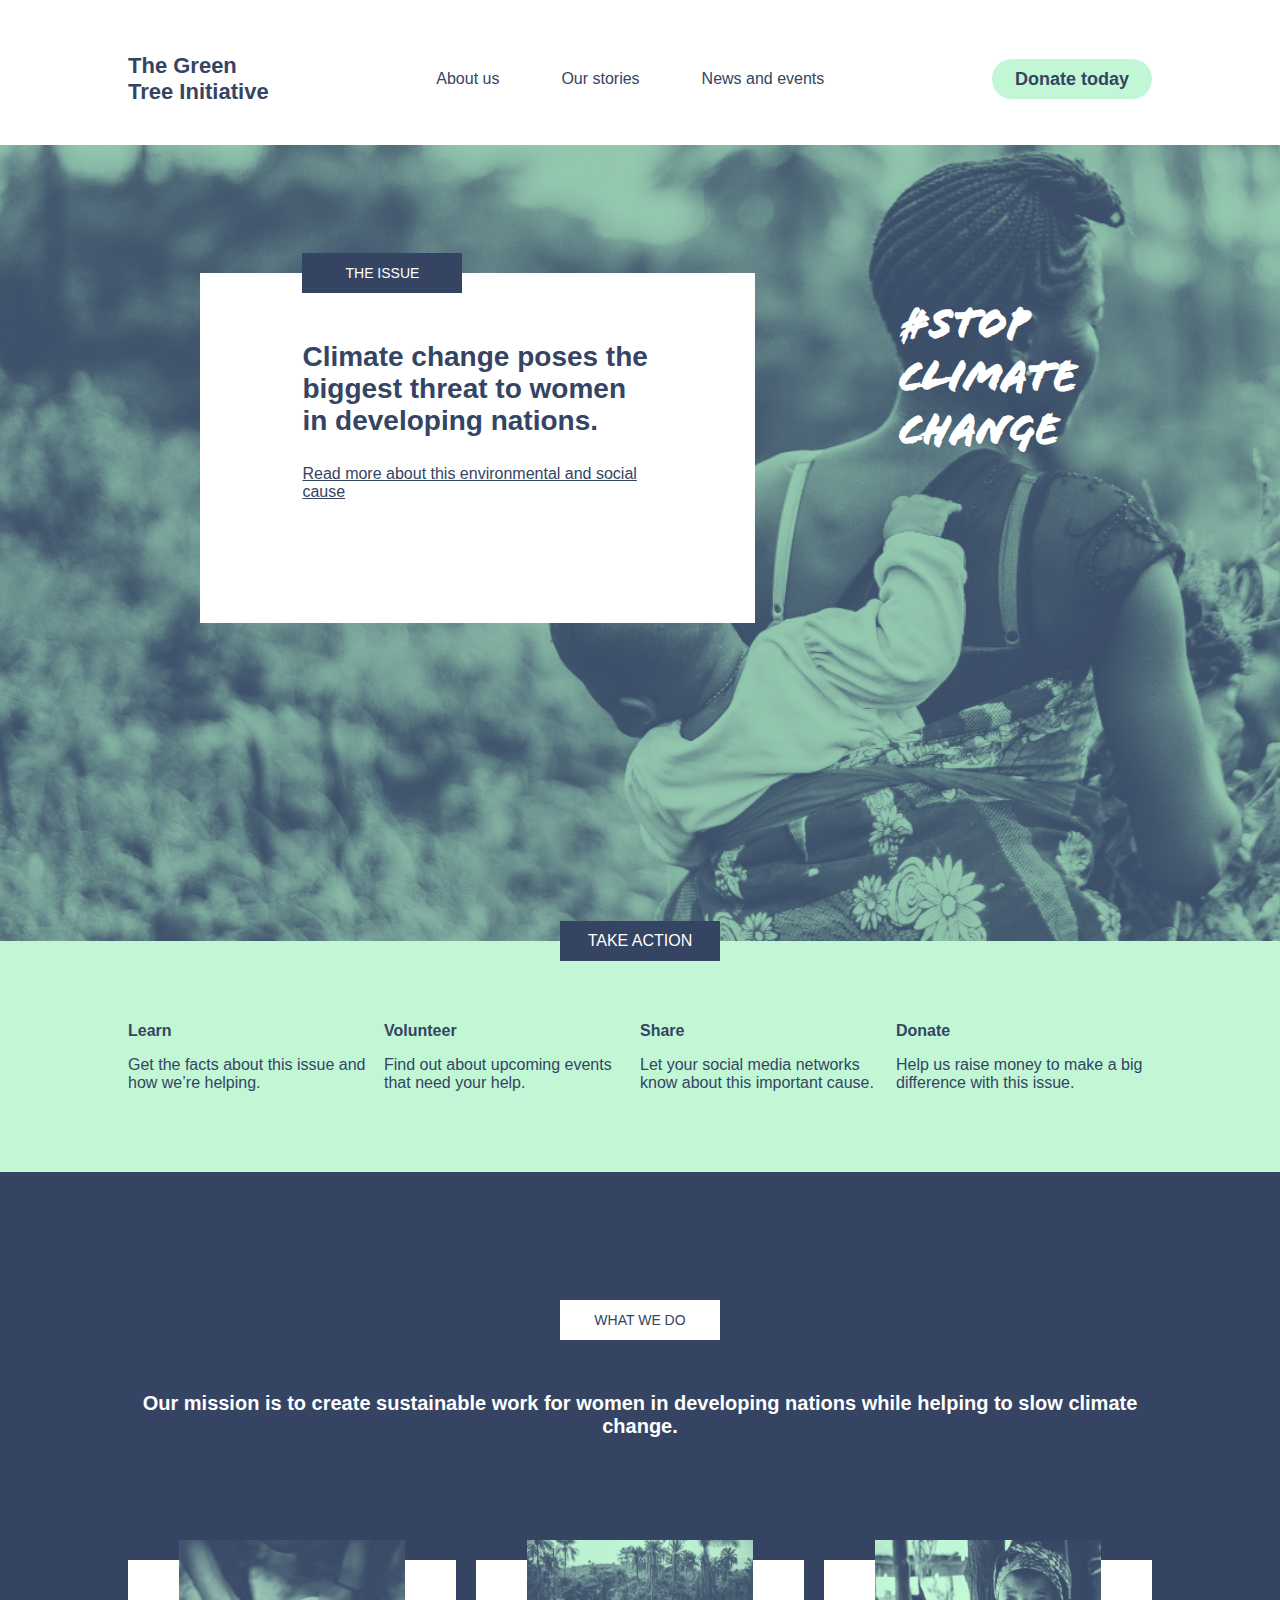
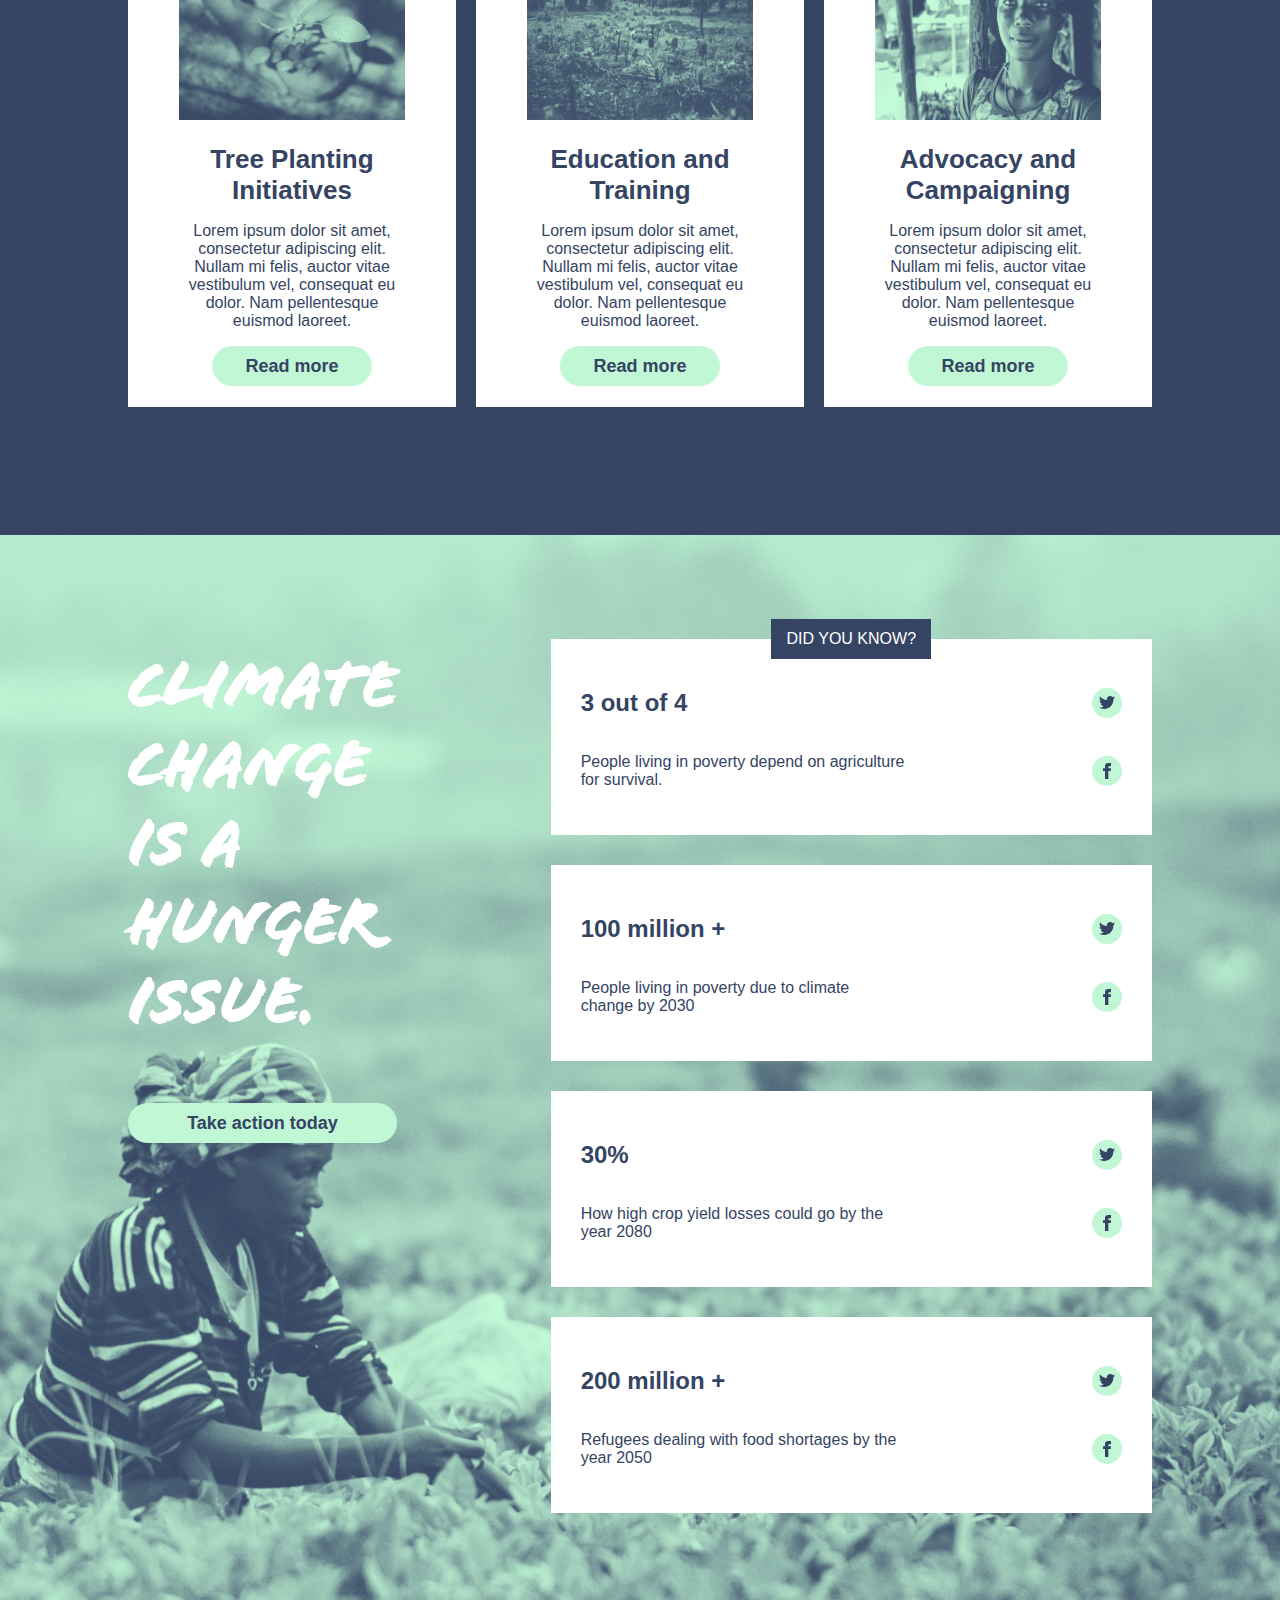
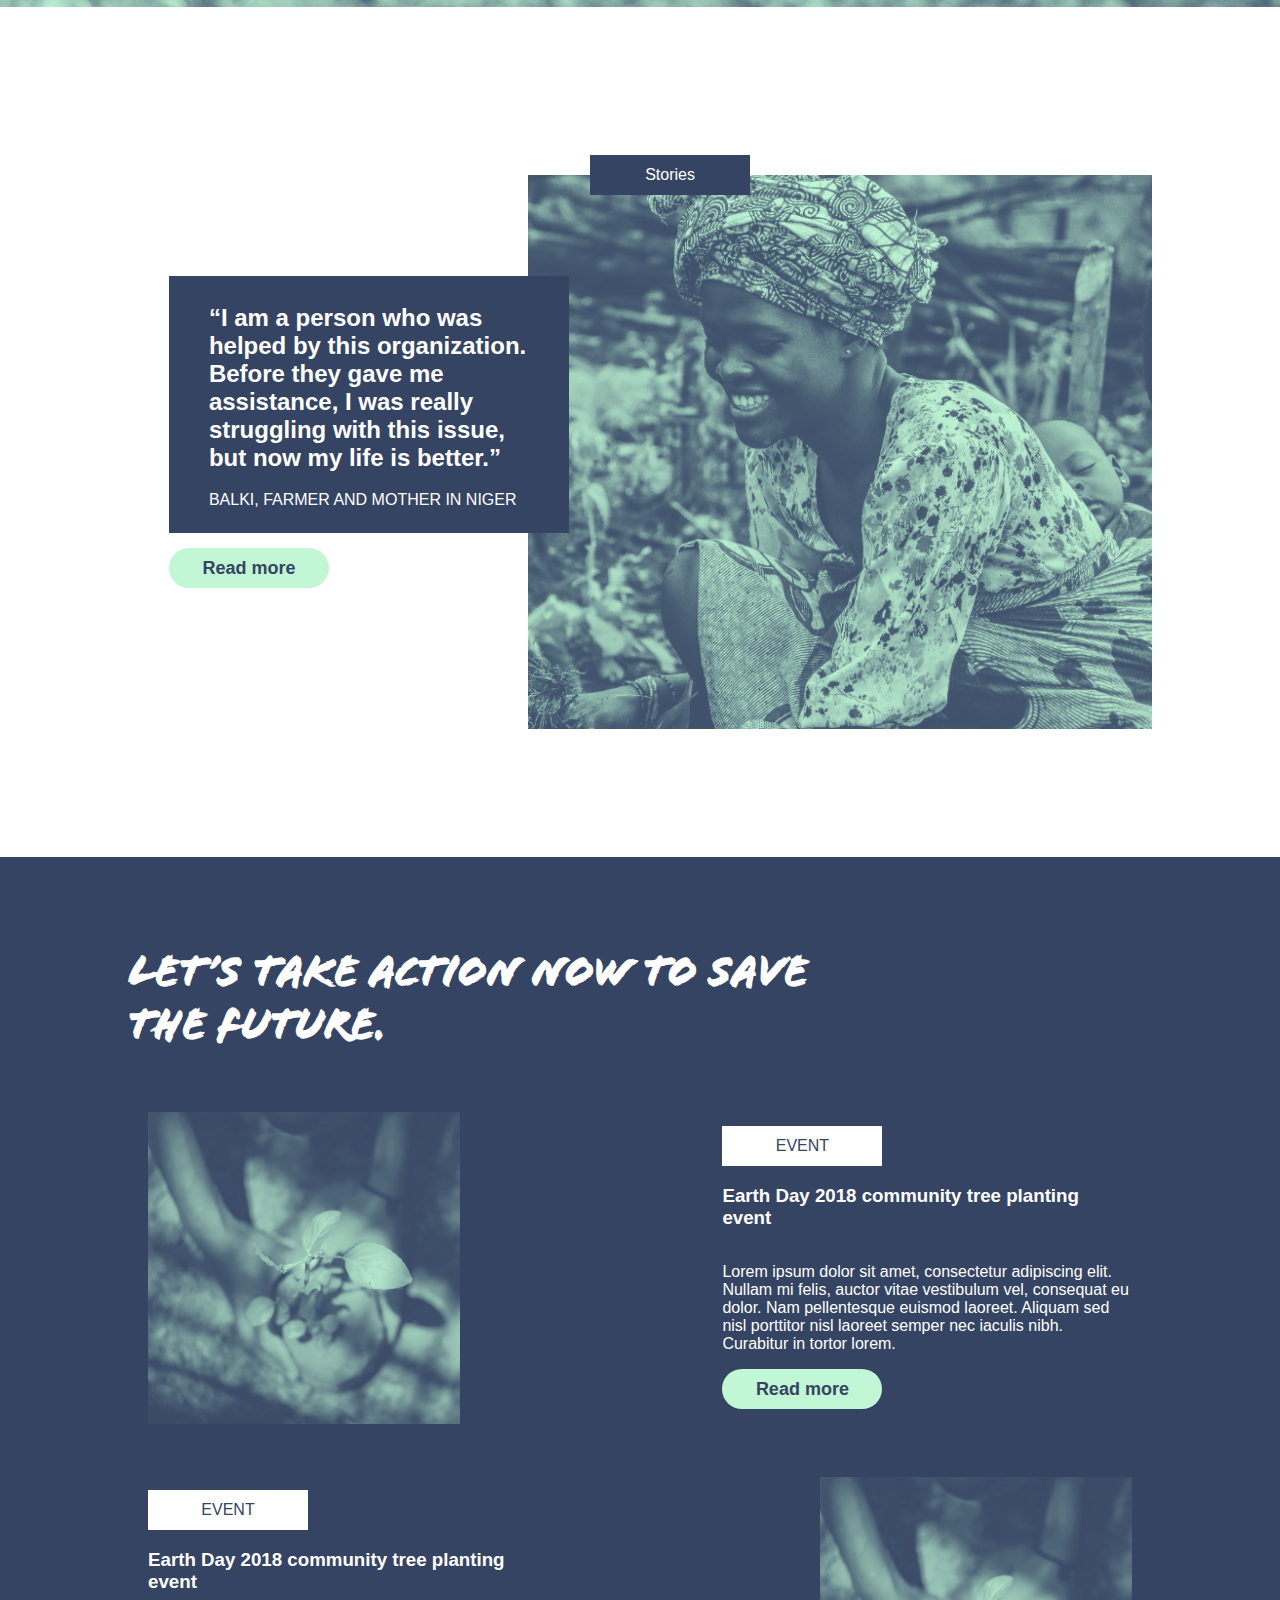
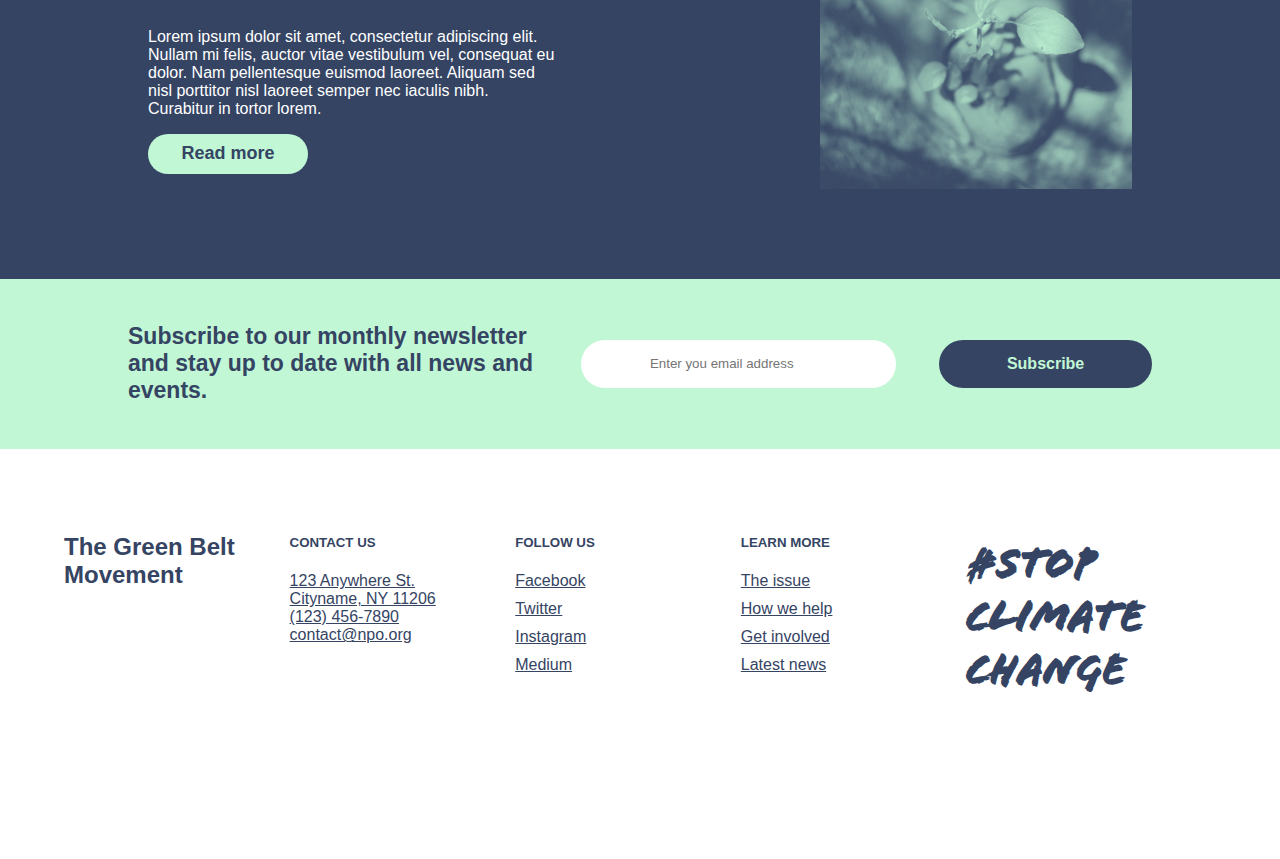
<file: index.html>
<!DOCTYPE html>
<html lang="en">

<head>
    <meta charset="UTF-8">
    <meta name="viewport" content="width=device-width, initial-scale=1.0">
    <link rel="stylesheet" href="style.css">
    <link rel="stylesheet" href="globalStyle.css">

    <title>Green Tree</title>

</head>

<body>

    <section class="header">
        <h1 class="title">The Green<br> Tree Initiative</h1>
        <div class="pages">
            <p><a href="./pages/about-us.html" style="text-decoration:none; color: #354463;">About us</a></p>
            <p><a href="#STORY" style="text-decoration:none; color: #354463;">Our stories</a></p>
            <p><a href="#EVENT" style="text-decoration:none; color: #354463;">News and events</a></p>
        </div>
        <div class="btn-green btn">
            <a style="text-decoration: none; color: #354463;" href="./pages/donation.html">Donate today</a>
        </div>
    </section>

    <section class="stop-container">
        <h1 class="title">
            #STOP CLIMATE CHANGE
        </h1>
        <div class="stop-content-container">
            <div class="btn-black stop-btn"> THE ISSUE</div>
            <p>Climate change poses the biggest threat to women in developing nations.</p>
            <div class="underline">Read more about this environmental and social cause</div>
        </div>
    </section>

    <section class="action-container">
        <div style="width: 100%; display: flex; position: relative; justify-content: center; margin-bottom: 4%;">
            <div class="btn-black take-action-btn"> TAKE ACTION</div>
        </div>
        <div class="actions">
            Learn
            <p>Get the facts about this issue and how we’re helping.</p>
        </div>
        <div class="actions">Volunteer
            <p>
                Find out about upcoming events that need your help.
            </p>
        </div>
        <div class="actions">
            Share
            <p>Let your social media networks know about this important cause.</p>
        </div>
        <div class="actions">
            Donate
            <p>Help us raise money to make a big difference with this issue.</p>
        </div>
    </section>


    <section class="mission-container">
        <div class="mission-btn">
            <div class="btn-white">
                WHAT WE DO
            </div>
        </div>
        <div class="mission-do-container">
            Our mission is to create sustainable work for women in developing nations while helping to slow climate
            change.
        </div>
        <div class="mission-list-flex">
            <div class="mission-list">
                <div class="mission-img">
                    <img src="assets/home/tree-planting.png" alt="tree tree-planting">
                </div>
                <h3>Tree Planting Initiatives</h3>
                <p>Lorem ipsum dolor sit amet, consectetur adipiscing elit. Nullam mi felis, auctor vitae vestibulum
                    vel, consequat eu dolor. Nam pellentesque euismod laoreet.</p>
                <div class="mission-btn-green">
                    <div class="btn-green">Read more</div>
                </div>
            </div>
            <div class="mission-list">
                <div class="mission-img">
                    <img src="assets/home/education-training.png" alt="tree tree-planting">
                </div>
                <h3>Education and Training</h3>
                <p>Lorem ipsum dolor sit amet, consectetur adipiscing elit. Nullam mi felis, auctor vitae vestibulum
                    vel, consequat eu dolor. Nam pellentesque euismod laoreet.</p>
                <div class="mission-btn-green">
                    <div class="btn-green">Read more</div>
                </div>
            </div>
            <div class="mission-list">
                <div class="mission-img">
                    <img src="assets/home/advocacy.png" alt="tree tree-planting">
                </div>
                <h3>Advocacy and Campaigning</h3>
                <p>Lorem ipsum dolor sit amet, consectetur adipiscing elit. Nullam mi felis, auctor vitae vestibulum
                    vel, consequat eu dolor. Nam pellentesque euismod laoreet.</p>
                <div class="mission-btn-green">
                    <div class="btn-green">Read more</div>
                </div>
            </div>
        </div>
    </section>

    <section class="issue-container">
        <div class="issue-heading">
            <h2>Climate change is a hunger issue.</h2>
            <div class="btn-green action-btn"> Take action today</div>
        </div>

        <div class="issue-list">
            <div class="flex-center">
                <div class="btn-black know-btn">DID YOU KNOW?</div>
            </div>
            <div class="issue">
                <h2>3 out of 4</h2>
                <div class="flex-center"
                    style="border-radius: 100%; width: 30px;height: 30px; background-color: #C1F7D5;">
                    <img src="assets/home/iconmonstr-twitter-1.png" alt="X">
                </div>

                <p style="width: 60%;">People living in poverty depend on agriculture for survival.</p>
                <div class="flex-center"
                    style="border-radius: 100%; width: 30px;height: 30px; background-color: #C1F7D5;">
                    <img src="assets/home/iconmonstr-facebook-1.png" alt="FB">
                </div>
            </div>


            <div class="issue">
                <h2>100 million +</h2>
                <div class="flex-center"
                    style="border-radius: 100%; width: 30px;height: 30px; background-color: #C1F7D5;">
                    <img src="assets/home/iconmonstr-twitter-1.png" alt="X">
                </div>

                <p style="width: 60%;">People living in poverty due to climate change by 2030</p>
                <div class="flex-center"
                    style="border-radius: 100%; width: 30px;height: 30px; background-color: #C1F7D5;">
                    <img src="assets/home/iconmonstr-facebook-1.png" alt="FB">
                </div>
            </div>

            <div class="issue">
                <h2>30%</h2>
                <div class="flex-center"
                    style="border-radius: 100%; width: 30px;height: 30px; background-color: #C1F7D5;">
                    <img src="assets/home/iconmonstr-twitter-1.png" alt="X">
                </div>

                <p style="width: 60%;">How high crop yield losses could go by the year 2080</p>
                <div class="flex-center"
                    style="border-radius: 100%; width: 30px;height: 30px; background-color: #C1F7D5;">
                    <img src="assets/home/iconmonstr-facebook-1.png" alt="FB">
                </div>
            </div>


            <div class="issue">
                <h2>200 million +</h2>
                <div class="flex-center"
                    style="border-radius: 100%; width: 30px;height: 30px; background-color: #C1F7D5;">
                    <img src="assets/home/iconmonstr-twitter-1.png" alt="X">
                </div>

                <p style="width: 60%;">Refugees dealing with food shortages by the year 2050</p>
                <div class="flex-center"
                    style="border-radius: 100%; width: 30px;height: 30px; background-color: #C1F7D5;">
                    <img src="assets/home/iconmonstr-facebook-1.png" alt="FB">
                </div>
            </div>

        </div>
    </section>

    <section id="STORY" class="story-container">
        <div class="person-1">
            <div class="btn-black">Stories</div>
            <img src="assets/home/lady-baby.png" alt="lady-baby">
        </div>
        <div class="story">
            <div style="background-color: #354463;; color: white ; padding: 2% 10%;">
                <h2>“I am a person who was helped by this organization. Before they gave me assistance, I was really
                    struggling with this issue, but now my life is better.”</h2>
                <p>BALKI, FARMER AND MOTHER IN NIGER</p>
            </div>
            <div class="btn-green" style="width: 25%;">Read more</div>
        </div>
    </section>


    <section id="EVENT" class="event-container">
        <h1>LET’S Take action now to save the future.</h1>
        <div class="event-list-container">
            <div class="event-img event-img-1">
                <div class="btn-white">EVENT</div>
                <img src="assets/home/tree-planting.png" alt="tree planting">
            </div>
            <div class="event-img-detail">
                <div class="btn-white">EVENT</div>
                <h3>Earth Day 2018 community tree planting event</h3>
                <p>Lorem ipsum dolor sit amet, consectetur adipiscing elit. Nullam mi felis, auctor vitae vestibulum
                    vel, consequat eu dolor. Nam pellentesque euismod laoreet. Aliquam sed nisl porttitor nisl laoreet
                    semper nec iaculis nibh. Curabitur in tortor lorem.</p>
                <div class="btn-green">Read more</div>
            </div>

            <div class="event-img event-img-2">
                <div class="btn-white">LATEST NEWS</div>
                <img src="assets/home/tree-planting.png" alt="tree planting">
            </div>
            <div class="event-img-detail">
                <div class="btn-white">EVENT</div>

                <h3>Earth Day 2018 community tree planting event</h3>
                <p>Lorem ipsum dolor sit amet, consectetur adipiscing elit. Nullam mi felis, auctor vitae vestibulum
                    vel, consequat eu dolor. Nam pellentesque euismod laoreet. Aliquam sed nisl porttitor nisl laoreet
                    semper nec iaculis nibh. Curabitur in tortor lorem.</p>
                <div class="btn-green">Read more</div>
            </div>
        </div>
    </section>

    <section class="subscribe-container">
        <h2>Subscribe to our monthly newsletter and stay up to date with all news and events.</h2>
        <div class="input-div flex-center">
            <input type="text" placeholder="Enter you email address">
        </div>
        <div class="btn-black">
            Subscribe
        </div>



    </section>
    <section class="footer" style="padding: 5% 10% 10% 5%">
        <h2>The Green Belt Movement</h2>
        <div class="footer-contact">
            <h5>CONTACT US</h5>
            <hr>
            <p>123 Anywhere St. Cityname, NY 11206 (123) 456-7890 contact@npo.org</p>
        </div>

        <div class="footer-contact">
            <h5>FOLLOW US</h5>
            <hr>
            <p>Facebook</p>
            <p>Twitter</p>
            <p>Instagram</p>
            <p>Medium</p>
        </div>

        <div class="footer-contact">
            <h5>LEARN MORE</h5>
            <hr clas>
            <p>The issue</p>
            <p>How we help</p>
            <p>Get involved</p>
            <p>Latest news</p>
        </div>
        <h1>
            #stop climate change
        </h1>

    </section>

</body>

</html>
</file>
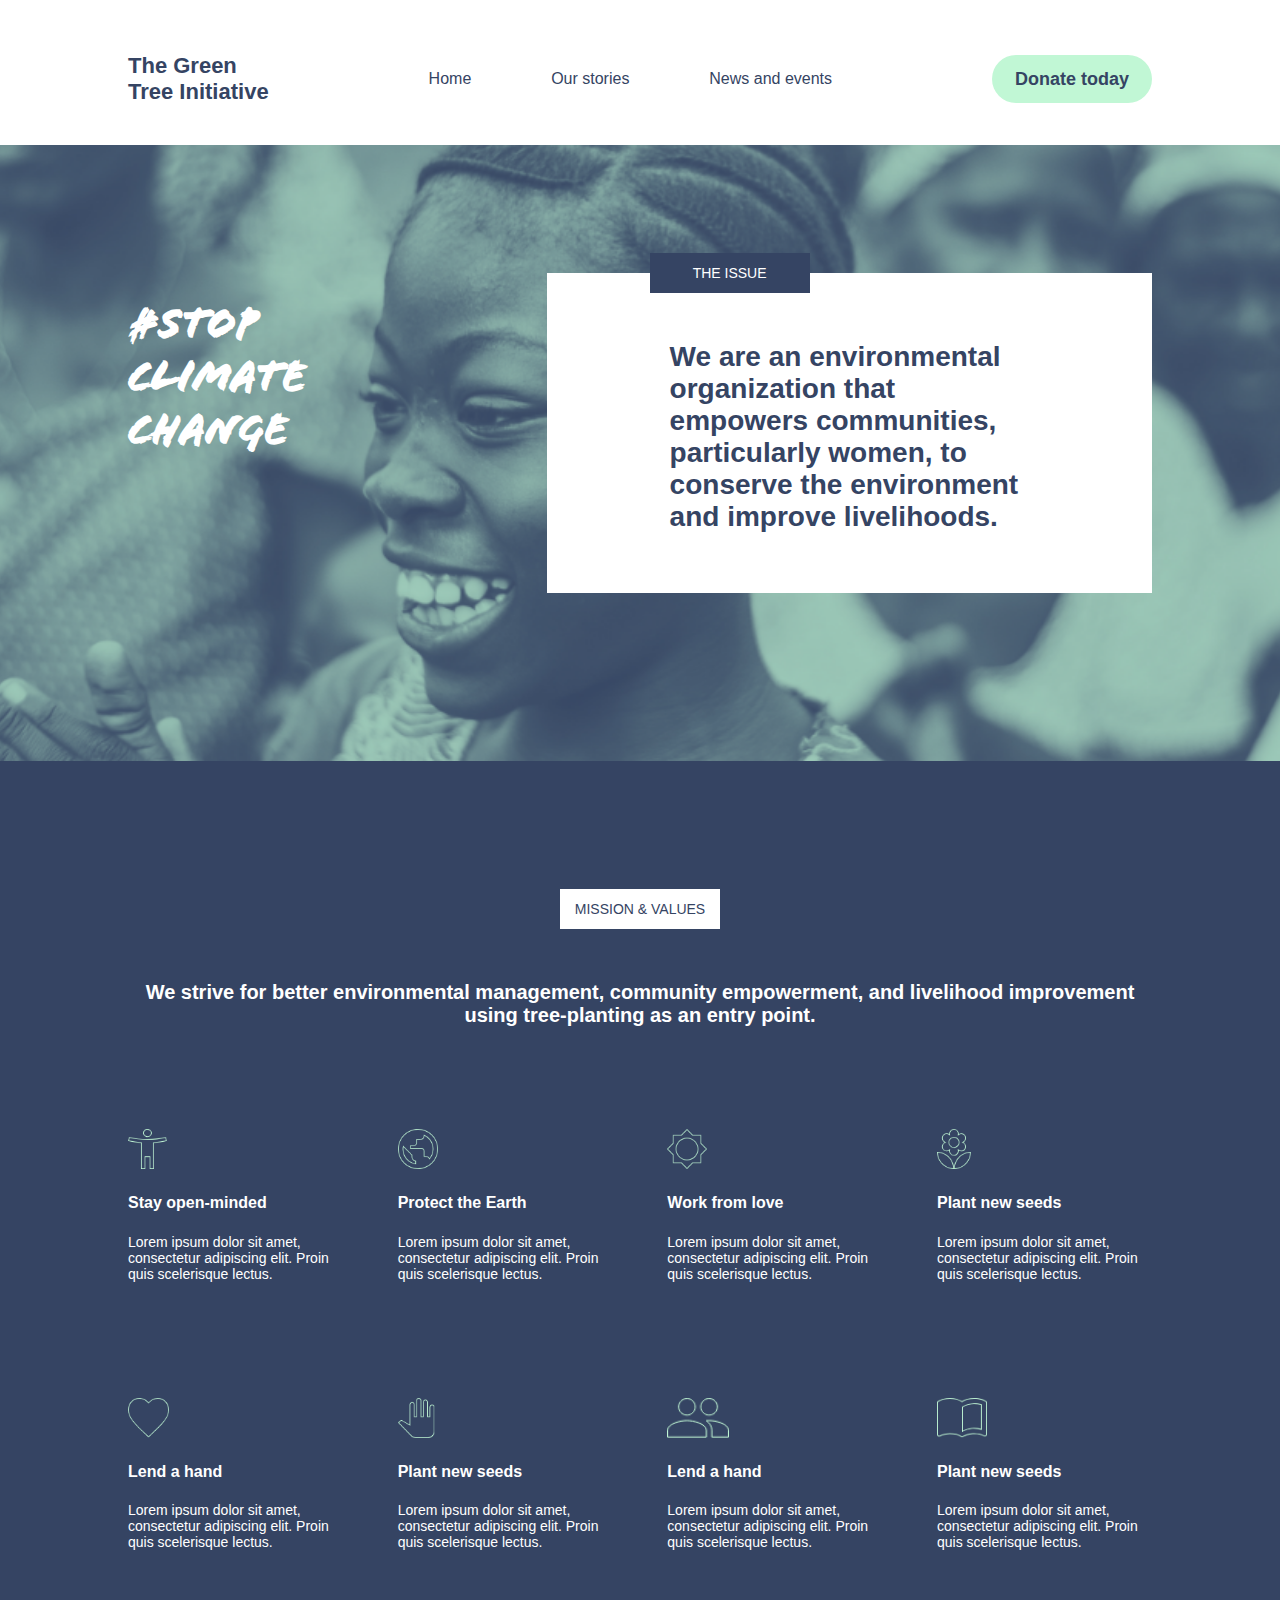
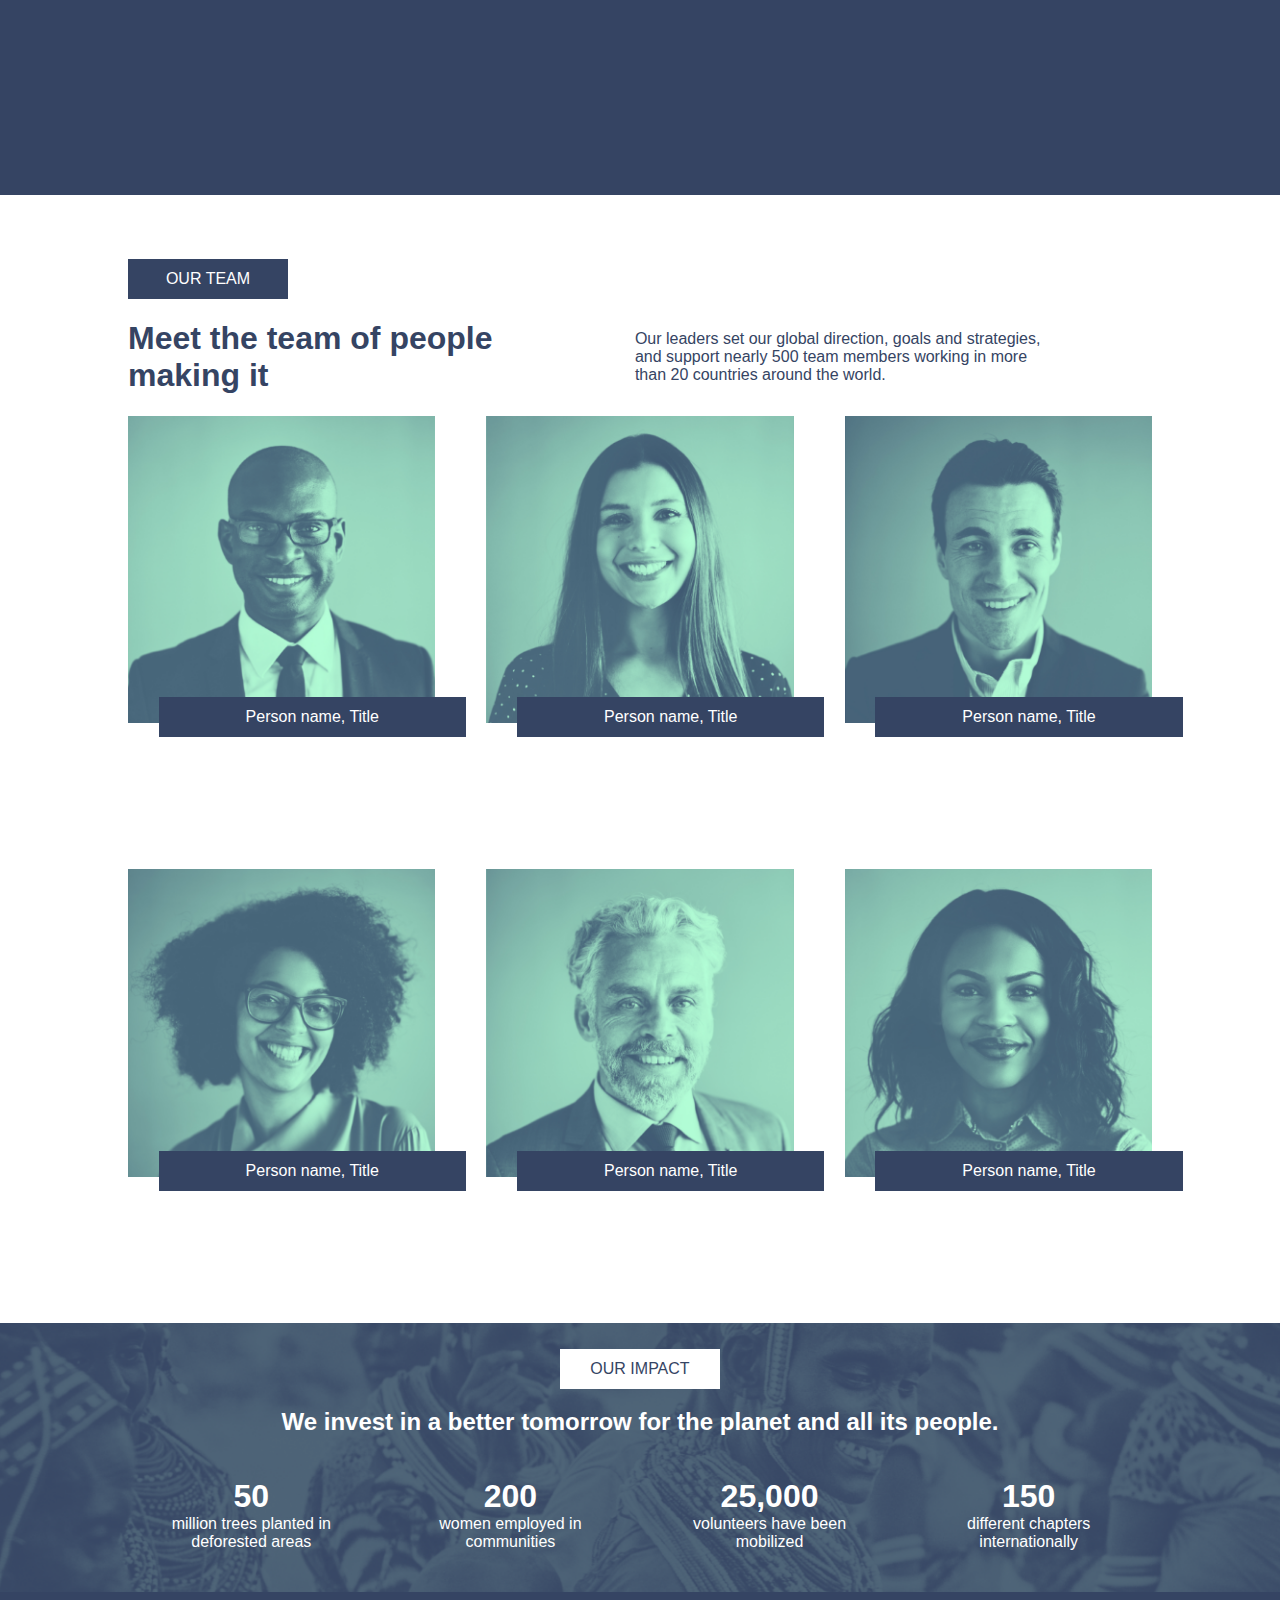
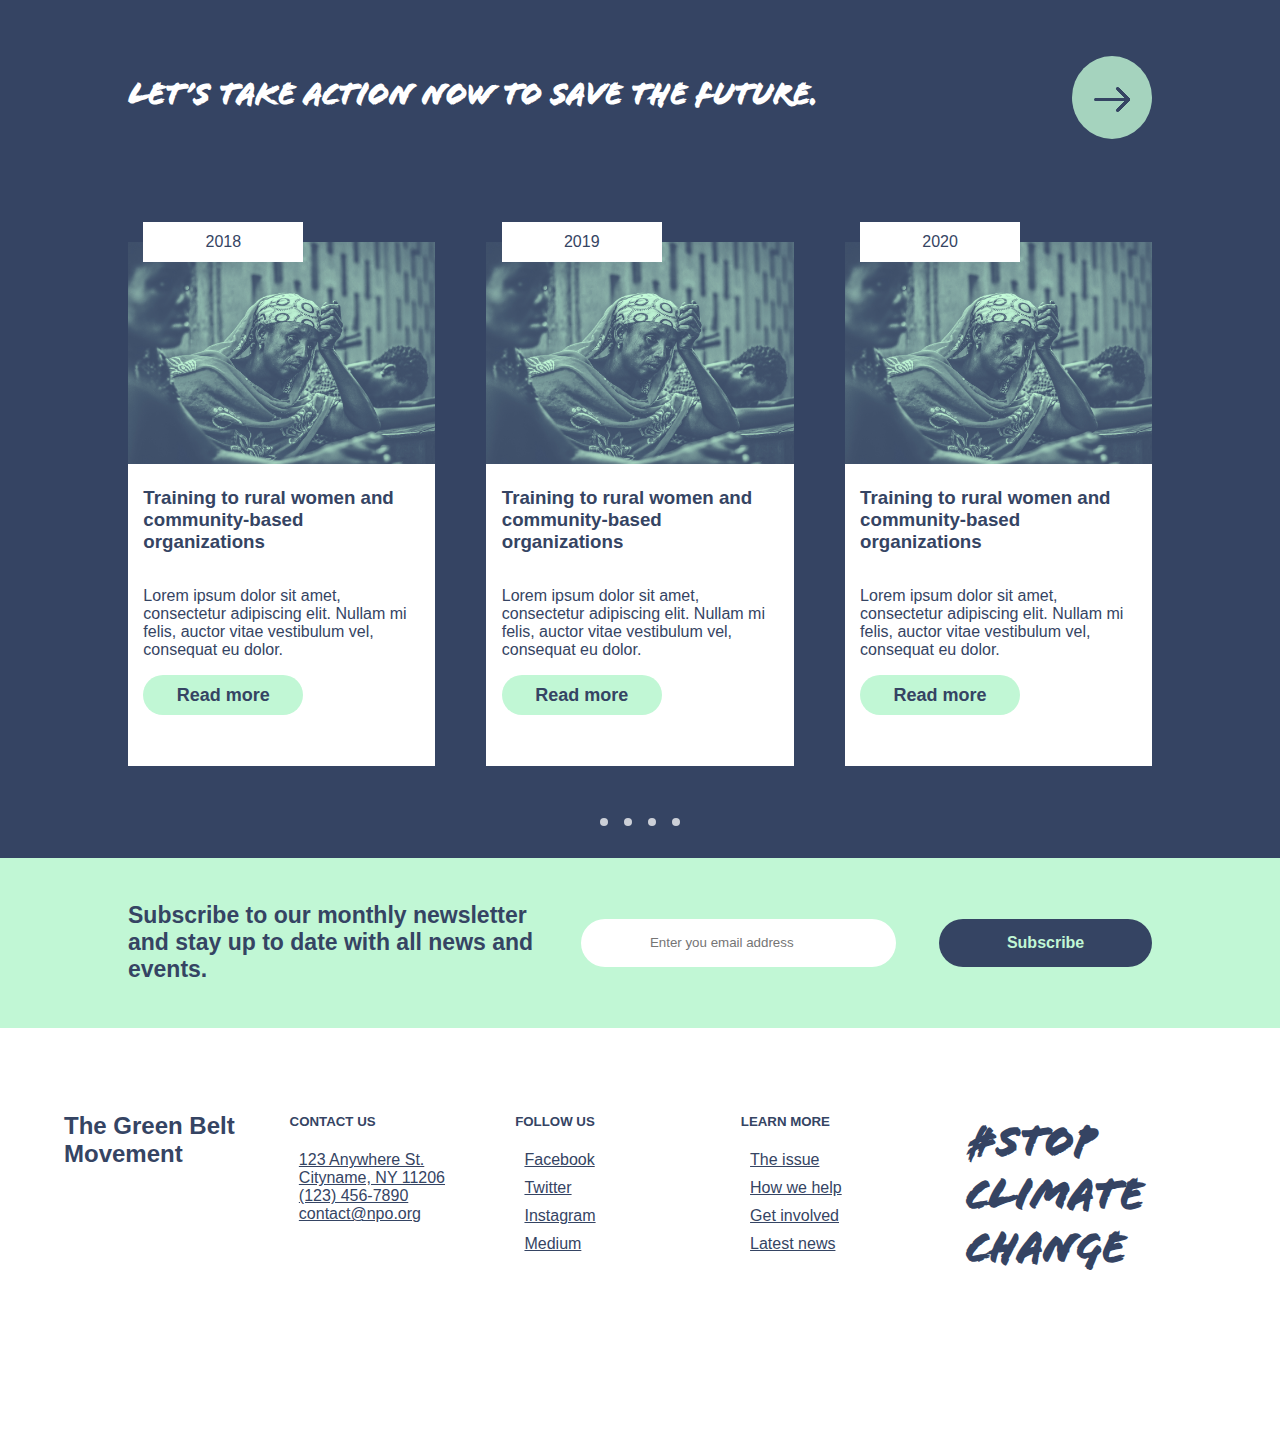
<file: pages/about-us.html>
<!DOCTYPE html>
<html lang="en">

<head>
    <meta charset="UTF-8">
    <meta name="viewport" content="width=device-width, initial-scale=1.0">
    <link rel="stylesheet" href="../globalStyle.css">
    <link rel="stylesheet" href="../style.css">
    <link rel="stylesheet" href="about-us-style.css">

    <title>Green Tree</title>
</head>

<body>

    <div class="header">
        <h1 class="title">The Green<br> Tree Initiative</h1>
        <div class="pages">
            <p><a href="../index.html" style="text-decoration:none; color: #354463;">Home</a></p>
            <p><a href="../index.html#STORY" style="text-decoration:none; color: #354463;">Our stories</a></p>
            <p><a href="../index.html#EVENT" style="text-decoration:none; color: #354463;">News and events</a></p>
        </div>
        <div class="btn-green btn">
            <a style="text-decoration: none; color: #354463;" href="./donation.html">Donate today</a>
        </div>
    </div>

    <div class="stop-container"
        style="background-image: url('../assets/about-us/annie-spratt-427339-unsplash.png'); background-position: 50%; background-repeat: no-repeat; background-size: cover;">
        <h1 class="title" style="margin-bottom: 80px;">
            #STOP CLIMATE CHANGE
        </h1>
        <div class="stop-content-container">
            <div class="btn-black stop-btn">THE ISSUE</div>
            <p>We are an environmental organization that empowers communities, particularly women, to conserve the
                environment and improve livelihoods.</p>
        </div>
    </div>

    <div class="mission-container">
        <div class="mission-btn">
            <div class="btn-white">
                MISSION & VALUES
            </div>
        </div>
        <div class="mission-do-container">
            We strive for better environmental management, community empowerment, and livelihood improvement using
            tree-planting as an entry point.
        </div>

        <div class="mission-values">
            <div class="value" style="color:white;">
                <img src="../assets/about-us/Icon person.png" alt="person">
                <h4>Stay open-minded</h4>
                <p>Lorem ipsum dolor sit amet, consectetur adipiscing elit. Proin quis scelerisque lectus.</p>
            </div>

            <div class="value" style="color:white;">
                <img src="../assets/about-us/Icon earth.png" alt="person">
                <h4>Protect the Earth</h4>
                <p>Lorem ipsum dolor sit amet, consectetur adipiscing elit. Proin quis scelerisque lectus.</p>
            </div>

            <div class="value" style="color:white;">
                <img src="../assets/about-us/Icon sun.png" alt="person">
                <h4>Work from love</h4>
                <p>Lorem ipsum dolor sit amet, consectetur adipiscing elit. Proin quis scelerisque lectus.</p>
            </div>

            <div class="value" style="color:white;">
                <img src="../assets/about-us/Icon flower.png" alt="person">
                <h4>Plant new seeds</h4>
                <p>Lorem ipsum dolor sit amet, consectetur adipiscing elit. Proin quis scelerisque lectus.</p>
            </div>


            <div class="value" style="color:white;">
                <img src="../assets/about-us/Icon heart.png" alt="person">
                <h4>Lend a hand</h4>
                <p>Lorem ipsum dolor sit amet, consectetur adipiscing elit. Proin quis scelerisque lectus.</p>
            </div>

            <div class="value" style="color:white;">
                <img src="../assets/about-us/Icon hand.png" alt="person">
                <h4>Plant new seeds</h4>
                <p>Lorem ipsum dolor sit amet, consectetur adipiscing elit. Proin quis scelerisque lectus.</p>
            </div>

            <div class="value" style="color:white;">
                <img src="../assets/about-us/Icon people.png" alt="person">
                <h4>Lend a hand</h4>
                <p>Lorem ipsum dolor sit amet, consectetur adipiscing elit. Proin quis scelerisque lectus.</p>
            </div>

            <div class="value" style="color:white;">
                <img src="../assets/about-us/Icon book.png" alt="person">
                <h4>Plant new seeds</h4>
                <p>Lorem ipsum dolor sit amet, consectetur adipiscing elit. Proin quis scelerisque lectus.</p>
            </div>
        </div>


    </div>
    <div class="team-container">
        <div class="btn-black team-btn">OUR TEAM</div>
        <div class="team-description">
            <h1>Meet the team of people making it</h1>
            <p>Our leaders set our global direction, goals and strategies, and support nearly 500 team members working
                in more than 20 countries around the world.</p>
        </div>
        <div class="team-member-container">
            <div class="team-member">
                <img src="../assets/about-us/Screen-Shot-2018-10-04-at-9.35.07-PM.png" alt="">
                <div class="btn-black">Person name, Title</div>
            </div>

            <div class="team-member">
                <img src="../assets/about-us/Screen-Shot-2018-10-04-at-9.35.17-PM.png" alt="">
                <div class="btn-black">Person name, Title</div>
            </div>

            <div class="team-member">
                <img src="../assets/about-us/Screen-Shot-2018-10-04-at-9.35.37-PM.png" alt="">
                <div class="btn-black">Person name, Title</div>
            </div>

            <div class="team-member">
                <img src="../assets/about-us/Screen-Shot-2018-10-04-at-9.36.04-PM.png" alt="">
                <div class="btn-black">Person name, Title</div>
            </div>

            <div class="team-member">
                <img src="../assets/about-us/Screen-Shot-2018-10-04-at-9.36.19-PM.png" alt="">
                <div class="btn-black">Person name, Title</div>
            </div>

            <div class="team-member">
                <img src="../assets/about-us/Screen-Shot-2018-10-04-at-9.37.13-PM.png" alt="">
                <div class="btn-black">Person name, Title</div>
            </div>
        </div>

    </div>

    <div class="impact-container">
        <div class="btn-white">
            OUR IMPACT
        </div>
        <h2>We invest in a better tomorrow for the planet and all its people.</h2>

        <div class="impact-list-container">
            <div class="impact">
                <h1>50</h1>
                <p>million trees planted in deforested areas</p>
            </div>

            <div class="impact">
                <h1>200</h1>
                <p>women employed in communities</p>
            </div>

            <div class="impact">
                <h1>25,000</h1>
                <p>volunteers have been mobilized</p>
            </div>

            <div class="impact">
                <h1>150</h1>
                <p>different chapters internationally</p>
            </div>
        </div>
    </div>

    <div class="slider-container">
        <div class="slider-title">
            <h1 style="color: white;">LET’S Take action now to save the future.</h1>
            <a href="#slide-4" class="slide-arrow">
                <img src="../assets/about-us/Union 5.png" alt="arrow-img">
            </a>
        </div>
        <div class="slide-wrapper">
            <div class="slide" id="slide-1">
                <div class="btn-white">2018</div>
                <div style="position: relative;">

                    <img id="slide-1" src="../assets/about-us/Image.png" alt="">
                    <a href="#slide-2" class="slide-arrow">
                        <img src="../assets/about-us/Union 5.png" alt="arrow-img">
                    </a>
                </div>

                <h3>Training to rural women and community-based organizations</h3>
                <p>Lorem ipsum dolor sit amet, consectetur adipiscing elit. Nullam mi felis, auctor vitae vestibulum
                    vel, consequat eu dolor.</p>
                <div class="btn-green">Read more</div>
            </div>

            <div class="slide" id="slide-2">
                <div class="btn-white">2019</div>
                <div style="position: relative;">
                    <img id="slide-2" src="../assets/about-us/Image.png" alt="">
                    <a href="#slide-3" class="slide-arrow">
                        <img src="../assets/about-us/Union 5.png" alt="arrow-img">
                    </a>
                </div>

                <h3>Training to rural women and community-based organizations</h3>
                <p>Lorem ipsum dolor sit amet, consectetur adipiscing elit. Nullam mi felis, auctor vitae vestibulum
                    vel, consequat eu dolor.</p>
                <div class="btn-green">Read more</div>
            </div>
            <div class="slide" id="slide-3">
                <div class="btn-white">2020</div>
                <div style="position: relative;">
                    <img id="slide-2" src="../assets/about-us/Image.png" alt="">
                    <a href="#slide-4" class="slide-arrow">
                        <img src="../assets/about-us/Union 5.png" alt="arrow-img">
                    </a>
                </div>
                <h3>Training to rural women and community-based organizations</h3>
                <p>Lorem ipsum dolor sit amet, consectetur adipiscing elit. Nullam mi felis, auctor vitae vestibulum
                    vel, consequat eu dolor.</p>
                <div class="btn-green">Read more</div>
            </div>
            <div class="slide" id="slide-4">
                <div class="btn-white">2021</div>
                <div style="position: relative;">
                    
                    <img id="slide-2" src="../assets/about-us/Image.png" alt="">
                    <a href="#slide-1" class="slide-arrow"  style="transform: scaleX(-1);"> 
                        <img src="../assets/about-us/Union 5.png" alt="arrow-img"> 
                    </a>
                </div>
                <h3>Training to rural women and community-based organizations</h3>
                <p>Lorem ipsum dolor sit amet, consectetur adipiscing elit. Nullam mi felis, auctor vitae vestibulum
                    vel, consequat eu dolor.</p>
                <div class="btn-green">Read more</div>
            </div>

        </div>
        <div class='slider-nav'>
            <a href='#slide-1'></a>
            <a href='#slide-2'></a>
            <a href='#slide-3'></a>
            <a href='#slide-4'></a>

        </div>
    </div>

    <div class="subscribe-container">
        <h2>Subscribe to our monthly newsletter and stay up to date with all news and events.</h2>
        <div class="input-div flex-center">
            <input type="text" placeholder="Enter you email address">
        </div>
        <div class="btn-black">
            Subscribe
        </div>



    </div>
    <div class="footer" style="padding: 5% 10% 10% 5%">
        <h2>The Green Belt Movement</h2>
        <div class="footer-contact">
            <h5>CONTACT US</h5>
            <hr>
            <p>123 Anywhere St. Cityname, NY 11206 (123) 456-7890 contact@npo.org</p>
        </div>

        <div class="footer-contact">
            <h5>FOLLOW US</h5>
            <hr>
            <p>Facebook</p>
            <p>Twitter</p>
            <p>Instagram</p>
            <p>Medium</p>
        </div>

        <div class="footer-contact">
            <h5>LEARN MORE</h5>
            <hr clas>
            <p>The issue</p>
            <p>How we help</p>
            <p>Get involved</p>
            <p>Latest news</p>
        </div>
        <h1>
            #stop climate change
        </h1>

    </div>
</body>

</html>
</file>
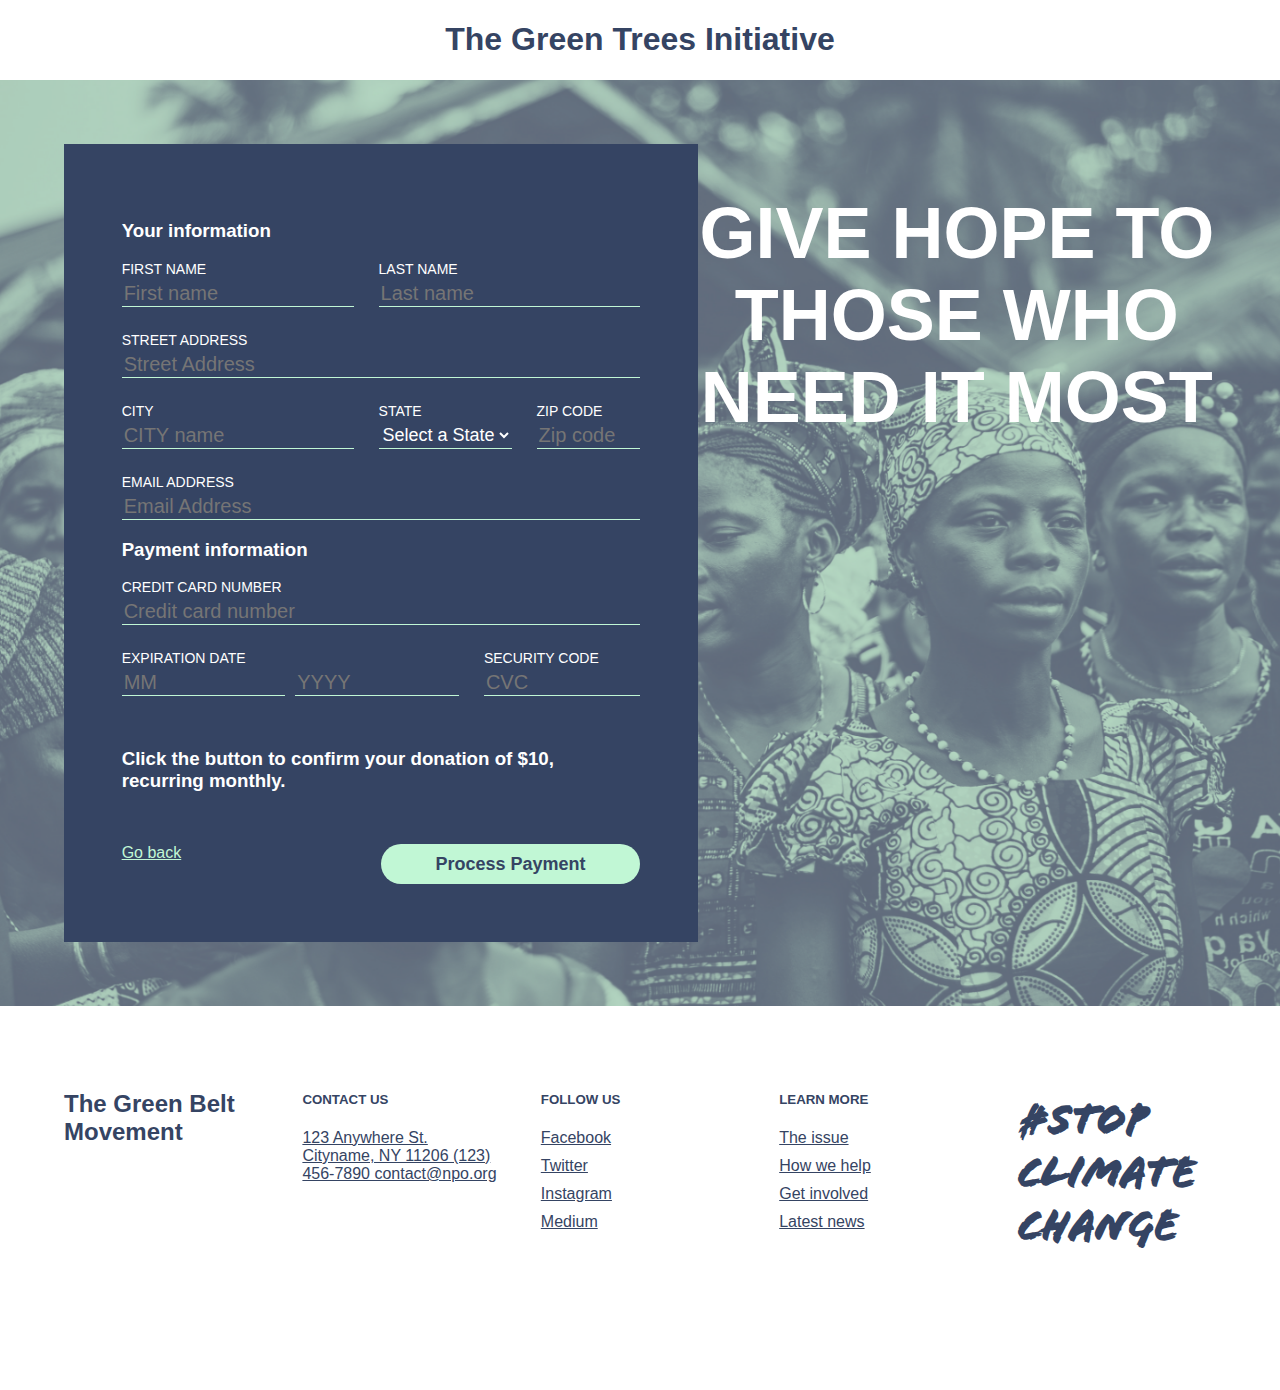
<file: pages/donation.html>
<!DOCTYPE html>
<html lang="en">

<head>
    <meta charset="UTF-8">
    <meta name="viewport" content="width=device-width, initial-scale=1.0">
    <title>Green Tree</title>
    <link rel="stylesheet" href="donation-style.css">
    <link rel="stylesheet" href="../globalStyle.css">
    <link rel="stylesheet" href="../style.css">

</head>

<body>
    <h1 style="text-align: center;">The Green Trees Initiative</h1>
    <div class="donation-container">
        <h1 style="color: white;">GIVE HOPE TO THOSE WHO NEED IT MOST</h1>
        <div class="donation-info">
            <h3>Your information</h3>
            <div class="donation-personal-info">
                <div style="display: grid; grid-column: 1/3;">
                    <label for="first-name">FIRST NAME</label>
                    <input id="first-name" placeholder="First name">
                </div>
                <div style="display: grid; grid-column: 3/5 ">
                    <label for="last-name">LAST NAME</label>
                    <input id="last-name" placeholder="Last name">
                </div>

                <div style="display: grid; grid-column: 1/5 ">
                    <label for="street-address">STREET ADDRESS</label>
                    <input id="street-address" placeholder="Street Address">
                </div>

                <div style="display: grid; grid-column: 1/3 ">
                    <label for="city-name">CITY</label>
                    <input id="city-name" placeholder="CITY name">
                </div>

                <div style="display: grid; grid-column: 3/4 ">
                    <label for="stateDropdown">STATE</label>
                    <div style="border-bottom: 1px solid #C1F7D5;">
                        <select id="stateDropdown">
                            <option value="" selected disabled>Select a State</option>
                            <option value="Alabama">Alabama</option>
                            <option value="Alaska">Alaska</option>
                            <option value="Arizona">Arizona</option>
                            <option value="Arkansas">Arkansas</option>
                            <option value="California">California</option>
                        </select>
                    </div>
                </div>

                <div style="display: grid; grid-column: 4/5">
                    <label>ZIP CODE</label>
                    <input placeholder="Zip code">
                </div>

                <div style="display: grid; grid-column: 1/5 ">
                    <label>EMAIL ADDRESS</label>
                    <input placeholder="Email Address">
                </div>
            </div>
            <h3>Payment information</h3>
            <div class="payment-container">
                <div style="display: grid; grid-column: 1/4;">
                    <label>CREDIT CARD NUMBER</label>
                    <input placeholder="Credit card number">
                </div>
                <div style="display: grid; grid-column: 1/3;">
                    <label>EXPIRATION DATE</label>
                    <div style="display: flex; column-gap: 10px;">
                        <input placeholder="MM">
                        <input placeholder="YYYY">

                    </div>
                </div>
                <div style="display: grid; grid-column: 3/4;">
                    <label> SECURITY CODE</label>
                    <input placeholder="CVC">
                </div>
            </div>
            <h3 style="margin: 10% 0 10% 0">Click the button to confirm your donation of $10, recurring monthly.</h3>
            <div class="donation-process">
                <div class="btn-green">Process Payment</div>
                <a href="javascript:history.back()" style="color: #C1F7D5; text-decoration: underline;">Go back</a>
            </div>
        </div>

    </div>
    <div class="footer" style="padding: 5% 5% 8% 5%;">
        <h2>The Green Belt Movement</h2>
        <div class="footer-contact">
            <h5>CONTACT US</h5>
            <hr>
            <p>123 Anywhere St. Cityname, NY 11206 (123) 456-7890 contact@npo.org</p>
        </div>

        <div class="footer-contact">
            <h5>FOLLOW US</h5>
            <hr>
            <p>Facebook</p>
            <p>Twitter</p>
            <p>Instagram</p>
            <p>Medium</p>
        </div>

        <div class="footer-contact">
            <h5>LEARN MORE</h5>
            <hr clas>
            <p>The issue</p>
            <p>How we help</p>
            <p>Get involved</p>
            <p>Latest news</p>
        </div>
        <h1>
            #stop climate change
        </h1>

    </div>
</body>

</html>
</file>
<file: style.css>
@font-face {
    font-family: 'Flood Std';
    src: url('./fonts/floodstd.otf') format('opentype');
}

body {
    color: #354463;
    font-family: Helvetica;
    margin: 0;
    padding: 0;
}

.action-container {
    display: flex;
    flex-wrap: wrap;
    background-color: #C1F7D5;
    justify-content: space-evenly;
    padding: 0 10% 5% 10%;
}

.take-action-btn {
    position: relative;
    height: 40px;
    font-size: 16px;
    top: -20px
}

.stop-container {
    background-color: rgb(53, 68, 99);
}

.stop-container .title {
    font-family: 'Flood Std';
    font-size: 44px;
}

.footer h1 {
    font-family: 'Flood Std', Arial, Helvetica, sans-serif;
    font-size: 44px;
}

.event-container h1 {
    font-family: 'Flood Std', Arial, Helvetica, sans-serif;
    font-size: 44px;
}

.issue-heading h2 {
    font-family: 'Flood Std';
}

/* Media Query for Mobile Devices */
@media only screen and (max-width: 767px) {

    .header {
        display: grid;
        grid-template-areas: "title page"
            "btn  btn";
        align-items: center;
        margin-bottom: 4%;
        padding: 5% 10% 0 10%;
    }

    .title {
        grid-area: title;
        font-size: 22px;

    }

    .pages {
        grid-area: page;
        font-weight: lighter;
        font-size: 14px;
        padding-left: 30%;
    }

    .btn {
        grid-area: btn;
        height: 40px;
    }

    .stop-container {
        text-align: left;
        display: flex;
        flex-direction: column;
        justify-content: space-between;
        font-size: 44px;
        background-image: url("assets/home/annie-spratt-135307-unsplash.png");
        background-repeat: no-repeat;
        background-size: cover;
        /* Or contain, depending on your needs */
        background-position: 80%;
        /* Center the image */
        min-height: 50vh;
        padding-left: 10%;
        padding-right: 10%;
        padding-bottom: 12%;

    }

    .stop-container>.title {
        width: 181px;
        height: 136px;
        color: #FFFFFF;
        font-size: 44px;

    }

    .stop-content-container {
        position: relative;
        display: flex;
        text-align: center;
        flex-direction: column;
        align-items: center;
        background-color: #FFFFFF;

        padding-bottom: 4%;
    }

    .stop-btn {
        position: relative;
        top: -20px;
        width: 160px;
        height: 40px;
        font-size: 14px;
    }

    .stop-content-container p {
        font-size: 28px;
        font-weight: bold;
    }

    .underline {
        text-decoration: underline;
        font-size: 16px;
    }

    .action-container p {
        font-size: 16px;
        font-weight: lighter;
    }

    .action-container .actions {
        font-weight: bold;
        width: 50%;
    }

    .mission-container {
        display: flex;
        flex-wrap: wrap;
        background-color: #354463;
        padding: 10%;
        justify-content: center;
    }

    .mission-btn {
        font-size: 14px;
    }

    .mission-do-container {
        color: white;
        text-align: center;
        margin-top: 5%;
        font-size: 22px;
        font-weight: bold;
        font-family: Helvetica;
    }

    .mission-list {
        display: flex;
        flex-direction: column;
        align-items: center;
        padding: 0 5% 5% 5%;
        background-color: white;
        margin: 12% 0 15% 0;

    }

    .mission-img {
        position: relative;
        width: 100%;
        /* Ensure the container spans the full width */
        max-width: 300px;
        /* Set a maximum width for the container */

        height: auto;
        /* Allow the container's height to adjust based on content */
    }

    .mission-img img {
        position: relative;
        top: -20px;
        width: 100%;
        /*Ensure the image spans the full width of its container*/
        height: auto;
        /* Allow the image's height to adjust based on its aspect ratio */
    }

    .mission-list h3 {
        text-align: center;
    }

    .mission-list p {
        text-align: center;
        font-family: Helvetica;
        color: #354463;
        font-size: 16px;
    }

    .issue-container {
        display: flex;
        flex-direction: column;
        background-image: url(" assets/home/did-you-know-background.png");
        /* background-position: center; */
        background-size: cover;
        background-repeat: no-repeat;
        padding: 10%;

    }

    .issue-heading {
        max-width: 60%;
        color: #FFFFFF;
    }

    .know-btn {
        position: relative;
        height: 40px;
        bottom: -20px;
        max-width: 30%;
    }

    .issue {
        display: flex;
        flex-direction: row;
        flex-wrap: wrap;
        align-items: center;
        justify-content: space-between;
        background-color: #FFFFFF;
        margin-bottom: 8%;
        padding: 5%;
    }

    .issue h2 {
        width: 50%;
    }


    .story-container {
        display: flex;
        flex-direction: column;
        /* padding: 10%; */
        margin-top: 10%;
        align-items: center;
    }

    .person-1 {
        display: flex;
        flex-direction: column;
        justify-content: center;
        align-items: center;
    }

    .person-1 .btn-black {
        position: relative;
        width: 25%;
        height: 40px;
        bottom: -20px;

    }

    .person-1 img {
        width: 100%;
    }

    .story {
        display: flex;
        flex-direction: column;
        align-items: center;
        margin-top: 10%;
        row-gap: 15px;

    }

    .story h2 {
        text-align: center;
    }

    .story p {
        text-align: center;
    }

    .event-container {
        background-color: #354463;
        margin-top: 10%;
        display: flex;
        flex-direction: column;
        position: relative;
        align-items: center;
        text-align: center;
        color: white;
        padding: 0 10%;
    }


    .event-list-container {
        display: flex;
        flex-direction: column;
        background-color: #354463;

    }

    .event-img {
        display: flex;
        flex-direction: column;
        align-items: center;
        justify-content: center;
    }

    .event-img .btn-white {
        position: relative;
        width: 25%;
        bottom: -20px;
    }

    .event-img img {
        height: 312px;
        width: 312px;
    }

    .event-img-detail {
        display: flex;
        flex-direction: column;
        align-items: center;
        justify-content: center;
        color: white;
        padding: 20px;
    }

    .event-img-detail .btn-white {
        display: none;
    }

    .event-img-detail .btn-green {
        width: 25%;
        margin-bottom: 10%;
    }

    .event-img-detail p {
        font-size: 16px;
    }

    .subscribe-container {
        display: flex;
        /* flex-direction: ; */
        flex-wrap: wrap;
        justify-content: space-between;
        background-color: #C1F7D5;
        padding: 5% 10%;
    }

    .input-div {
        background-color: #ffffff;
        border-radius: 50px;
        height: 40px;
        /* padding: 4px; */
        width: 60%;
    }

    .input-div input {
        border: none;
        outline: none;
        font-size: 11px;
        padding: 0px;
        width: inherit;

    }

    .subscribe-container .btn-black {
        border-radius: 100px;
        height: 40px;
        /* padding: 4px; */
        color: #C1F7D5;
        font-size: 14px;
        font-weight: bold;
        min-width: 30%;
    }

    .footer {
        display: grid;
        grid-template-columns: 1fr 1fr;
        grid-template-rows: 15vh 15vh 15vh;
        gap: 40px;
    }

    .footer h1 {
        margin-top: 40px;
        grid-column: 2;
    }

    .footer h5 {
        margin-bottom: 10px;
    }

    .footer-contact p {
        margin: 10px 0;
        text-decoration: underline;
        font-weight: lighter;
    }

}



/* Tablet */
@media only screen and (min-width: 768px) and (max-width: 1023px) {

    .header {
        display: grid;
        grid-template-areas: "title btn"
            "page  btn";
        align-items: center;
        grid-template-columns: 2fr 1fr;
        padding: 2% 10% 2% 10%;
    }

    .title {
        grid-area: title;
        font-size: 22px;

    }

    .pages {
        grid-area: page;
        display: flex;
        justify-content: flex-start;
        column-gap: 40px;

        font-size: 16px;
        font-weight: lighter;
    }

    .pages p {
        padding: 0px;
    }

    .btn {

        grid-area: btn;
        place-self: center;
        width: 140px;
        height: 48px;
    }



    .stop-container {
        text-align: left;
        display: flex;
        flex-direction: column;
        justify-content: space-between;
        font-size: 44px;
        background-image: url("assets/home/annie-spratt-135307-unsplash.png");
        background-repeat: no-repeat;
        background-size: cover;
        /* Or contain, depending on your needs */
        background-position: 80%;
        /* Center the image */
        font-family: Arial, sans-serif;
        min-height: 70vh;
        padding-left: 10%;
        padding-right: 10%;
        padding-bottom: 12%;

    }

    .stop-container>.title {
        width: 181px;
        height: 136px;
        color: #FFFFFF;
        font-size: 44px;
        padding-top: 5%;
    }

    .stop-content-container {
        position: relative;
        display: flex;
        text-align: left;
        flex-direction: column;
        align-items: left;
        background-color: #FFFFFF;

        padding-bottom: 4%;
        padding-left: 10%;
        padding-right: 10%;
    }

    .stop-btn {
        position: relative;
        top: -20px;
        width: 160px;
        height: 40px;
        font-size: 14px;
    }

    .stop-content-container p {
        font-size: 28px;
        font-weight: bold;
    }

    .underline {
        text-decoration: underline;
        font-size: 16px;
    }

    .action-container p {
        font-size: 16px;
        font-weight: lighter;
    }

    .action-container .actions {
        font-weight: bold;
        width: 50%;
    }

    .mission-container {
        display: flex;
        flex-wrap: wrap;
        background-color: #354463;
        padding: 10%;
        justify-content: left;
    }

    .mission-btn {
        font-size: 14px;

    }

    .mission-do-container {
        color: white;
        text-align: left;
        margin-top: 5%;
        font-size: 22px;
        font-weight: bold;
        font-family: Helvetica;
    }

    .mission-list {
        position: relative;
        display: flex;
        flex-direction: row;
        flex-wrap: wrap;
        align-items: center;
        justify-content: space-between;
        padding: 0 5% 0 5%;
        background-color: white;
        margin: 12% 0 10% 0;
        height: 22%;
    }

    .mission-img {
        position: relative;
        width: 45%;
        /* Ensure the container spans the full width */
        max-width: 300px;
        /* Set a maximum width for the container */
        height: auto;
        /* Allow the container's height to adjust based on content */
    }

    .mission-img img {
        position: relative;
        top: -20px;
        width: 100%;
        /*Ensure the image spans the full width of its container*/
        height: 180px;
        /* Allow the image's height to adjust based on its aspect ratio */
    }

    .mission-list h3 {
        position: relative;
        width: 50%;
        text-align: center;
        top: -40px;
    }

    .mission-list p {
        position: relative;
        top: -100px;
        text-align: center;
        width: 50%;
        font-family: Helvetica;
        color: #354463;
        order: 1;
    }

    .mission-btn-green {
        display: flex;
        justify-content: flex-end;
        position: relative;
        width: 45%;
    }

    .mission-btn-green .btn-green {
        position: relative;
        top: -40px;
        width: 30%;
    }


    .story-container {
        /* height: 100vh; */
        display: flex;
        flex-direction: column;
        /* padding: 10%; */
        margin-top: 10%;
        align-items: center;
    }

    .person-1 {
        display: flex;
        flex-direction: column;
        justify-content: center;
        align-items: left;

    }

    .person-1 .btn-black {
        position: relative;
        width: 25%;
        height: 40px;
        bottom: -20px;
        left: 10%;

    }

    .person-1 img {
        width: 100%;
    }

    .story {
        position: relative;
        right: -8%;
        top: -40px;
        display: flex;
        flex-direction: column;
        row-gap: 15px;
        width: 75%;

    }

    .story h2 {
        text-align: left;
    }

    .story p {
        text-align: left;
    }

    .subscribe-container {
        display: flex;
        /* flex-direction: ; */
        flex-wrap: wrap;
        justify-content: space-between;
        background-color: #C1F7D5;
        padding: 5% 10%;
    }

    .subscribe-container h2 {
        width: 70%;
    }

    .input-div {
        width: 65%;
        background-color: #ffffff;
        border-radius: 100px;
        height: 40px;
        padding: 4px;
    }

    .input-div input {

        border: none;
        outline: none;
    }

    .subscribe-container .btn-black {
        border-radius: 100px;
        height: 40px;
        padding: 4px;
        color: #C1F7D5;
        font-weight: bold;
    }

    .footer {
        display: grid;
        grid-template-columns: 1fr 1fr 1fr;
        grid-template-rows: 15vh 15vh;
        gap: 40px;
    }

    .footer h1 {
        margin-top: 40px;

    }

    .footer h2 {
        grid-row: 1/3;
    }

    .footer h5 {
        margin-bottom: 10px;

    }

    .footer-contact p {
        margin: 10px 0;
        text-decoration: underline;
        font-weight: lighter;
    }

    .footer-contact hr {
        display: none;
    }
}

/* Media Query for Desktop Devices */
@media only screen and (min-width: 1023px) {

    .header {
        display: flex;
        justify-content: space-between;
        align-items: center;
        /* padding: 2% 5% 2% 5%; */
        padding: 3% 10% 2% 10%;

    }

    .title {

        font-size: 22px;

    }

    .pages {

        display: flex;
        width: 50%;
        justify-content: space-evenly;
        font-weight: lighter;
        font-size: 16px;



    }

    .btn {
        width: 160px;
        height: 48px;
    }


    .stop-container {
        text-align: left;
        display: flex;
        flex-direction: row-reverse;
        justify-content: space-around;
        font-size: 44px;
        background-image: url("assets/home/annie-spratt-135307-unsplash.png");
        background-repeat: no-repeat;
        background-size: cover;
        /* Or contain, depending on your needs */
        background-position: 80%;
        /* Center the image */
        font-family: "Flood-std", Arial, sans-serif;
        min-height: 60vh;
        padding: 10%;

    }

    .stop-container>.title {
        width: 181px;
        height: 136px;
        color: #FFFFFF;
        font-size: 44px;
    }

    .stop-content-container {
        position: relative;
        display: flex;
        text-align: left;
        flex-direction: column;
        align-items: left;
        background-color: #FFFFFF;
        padding-left: 10%;
        padding-right: 10%;

        width: 350px;
        height: 350px;
    }

    .stop-btn {
        position: relative;
        top: -20px;
        width: 160px;
        height: 40px;
        font-size: 14px;
    }

    .stop-content-container p {
        font-size: 28px;
        font-weight: bold;
    }

    .underline {
        text-decoration: underline;
        font-size: 16px;
    }

    .action-container p {
        font-size: 16px;
        font-weight: lighter;
    }

    .action-container .actions {
        font-weight: bold;
        width: 25%;
    }

    .mission-list-flex {
        display: flex;
        column-gap: 20px;
    }

    .mission-container {
        display: flex;
        flex-wrap: wrap;
        background-color: #354463;
        padding: 10%;
        justify-content: center;

    }

    .mission-btn {
        font-size: 14px;
    }

    .mission-do-container {
        color: white;
        text-align: center;
        margin-top: 5%;
        font-size: 20px;
        font-weight: bold;
        font-family: Helvetica;
    }

    .mission-list {
        display: flex;
        flex-direction: column;
        align-items: center;
        padding: 0 5% 2% 5%;
        background-color: white;
        margin-top: 12%;

    }

    .mission-img {
        position: relative;
        width: 100%;
        /* Ensure the container spans the full width */
        max-width: 300px;
        /* Set a maximum width for the container */

        height: auto;
        /* Allow the container's height to adjust based on content */
    }

    .mission-img img {
        position: relative;
        top: -20px;
        width: 100%;
        /*Ensure the image spans the full width of its container*/
        height: 180px;
        /* Allow the image's height to adjust based on its aspect ratio */
    }

    .mission-list h3 {
        text-align: center;
        margin: 0;
        font-size: 26px;
    }

    .mission-list p {
        text-align: center;
        font-family: Helvetica;
        color: #354463;
        font-size: 16px;
    }


    .story-container {
        /* height: 100vh; */
        display: flex;
        flex-direction: row-reverse;
        padding: 0 10%;
        margin-top: 10%;
        align-items: center;
        justify-content: center;
    }

    .person-1 {
        display: flex;
        flex-direction: column;
        justify-content: center;
        align-items: left;

    }

    .person-1 .btn-black {
        position: relative;
        width: 25%;
        height: 40px;
        bottom: -20px;
        left: 10%;

    }

    .person-1 img {
        width: 100%;
    }

    .story {
        position: relative;
        display: flex;
        flex-direction: column;
        row-gap: 15px;
        top: 4%;
        left: 4%;
        width: 40%;

    }

    .story h2 {
        text-align: left;
    }

    .story p {
        text-align: left;
    }


    .subscribe-container {
        display: flex;
        /* flex-direction: ; */
        flex-wrap: wrap;
        justify-content: space-between;
        align-items: center;
        background-color: #C1F7D5;
        padding: 2% 10%;
    }

    .subscribe-container h2 {
        width: 40%;
        font-size: 23px;
    }

    .input-div {
        width: 30%;
        background-color: #ffffff;
        border-radius: 100px;
        height: 40px;
        padding: 4px;
    }

    .input-div input {

        border: none;
        outline: none;
    }

    .subscribe-container .btn-black {
        width: 20%;
        border-radius: 100px;
        height: 40px;
        padding: 4px;
        color: #C1F7D5;
        font-weight: bold;
    }

    .footer {
        display: grid;
        grid-template-columns: 1fr 1fr 1fr 1fr 1fr;
        gap: 40px;
    }

    .footer-contact p {
        margin: 10px 0;
        text-decoration: underline;
        font-weight: lighter;
    }

    .footer-contact hr {
        display: none;
    }

}

/* Tablet and desktop*/
@media only screen and (min-width: 769px) {

    .issue-container {
        position: relative;
        display: flex;
        flex-direction: row;
        align-content: space-between;
        background-image: url(" assets/home/did-you-know-background.png");
        /* background-position: center; */
        background-size: cover;
        background-repeat: no-repeat;
        padding: 5% 10%;
        column-gap: 10%;

    }

    .issue-heading {
        /* top: 20px; */
        position: relative;
        font-size: 44px;
        width: 30%;
        color: #FFFFFF;
    }

    .know-btn {
        position: relative;
        height: 40px;
        bottom: -20px;
        max-width: 30%;
    }

    .issue-list {
        width: 100%;
        margin-left: 5%;
    }

    .issue {
        display: flex;
        flex-direction: row;
        flex-wrap: wrap;
        align-items: center;
        justify-content: space-between;
        background-color: #FFFFFF;
        /* margin: 5% 0 5% 0; */
        margin-bottom: 5%;
        padding: 5%;

    }

    .issue h2 {
        width: 50%;
    }

    .event-container {
        position: relative;
        background-color: #354463;
        display: flex;
        flex-direction: column;
        position: relative;
        text-align: left;
        color: white;
        padding: 5% 10%;
        margin-top: 10%;
        align-items: space;
    }


    .event-container h1 {
        width: 70%;
        text-align: left;
    }

    .event-list-container {
        display: flex;
        flex-direction: row;
        flex-wrap: wrap;
        justify-content: space-between;
        background-color: #354463;
    }

    .event-img {
        width: 40%;
        display: flex;
        flex-direction: column;
        /* align-items: center; */
        justify-content: center;
        padding: 20px;
    }

    .event-img-2 {
        align-items: end;
    }

    .event-img .btn-white {
        display: none;
        position: relative;
        width: 25%;
        bottom: -20px;

    }

    .event-img img {
        height: 312px;
        width: 312px;
    }

    .event-img-detail {
        position: relative;
        top: 20px;
        width: 40%;
        display: flex;
        flex-direction: column;
        align-items: left;
        justify-content: center;
        color: white;
        padding: 20px;
    }

    .event-img-detail .btn-white {
        width: 30%
    }

    .event-img-detail .btn-green {
        width: 25%;
        margin-bottom: 10%;
    }

    .event-img-detail p {
        font-size: 16px;
    }

    .event-img-2 {
        order: 1;
    }
}
</file>
<file: globalStyle.css>
.btn-green {
    display: flex;
    justify-content: center;
    align-items: center;
    background-color: #C1F7D5;
    color: #354463;
    font-weight: bold;
    border-radius: 100px;
    opacity: 1;
    text-align: center;
    min-width: 160px;
    height: 40px;
    font-size: 18px;
}

.btn-green:hover {
    color: black;
    background-color: #b2f9cc;
    box-shadow: 0 0 10px 3px rgba(75, 255, 123, 0.5);

}

.btn-black {
    display: flex;
    justify-content: center;
    align-items: center;
    color: #FFFFFF;
    background: #354463;
    min-width: 160px;
    font-weight: lighter;
}


.btn-white {
    display: flex;
    justify-content: center;
    align-items: center;
    background: white;
    min-width: 160px;
    font-weight: lighter;
    height: 40px;
    color: #354463;
}

.flex-center {
    display: flex;
    align-items: center;
    justify-content: center;
}
</file>
<file: pages/about-us-style.css>
.mission-values {
    margin-top: 10%;
    display: flex;
    flex-direction: row;
    flex-wrap: wrap;
    justify-content: space-between;

}

.mission-container p {
    padding: 0px;
}

.team-container p {
    padding: 0px;
}



.impact-container {
    padding: 2% 10%;
    display: flex;
    flex-direction: column;
    align-items: center;
    text-align: center;
    background-image: url("../assets/about-us/Impact Background.png");
    background-repeat: no-repeat;
    background-size: cover;
    background-position: 80%;
    background-color: rgb(53, 68, 99);
    color: white;
}

.impact-list-container h1 {
    margin-bottom: 0px;
}

.impact-list-container p {
    margin-top: 0px;
}


/* Media Query for Mobile Devices */
@media only screen and (max-width: 767px) {

    .mission-values .value {
        width: 45%;
        margin-bottom: 15%;

    }

    .mission-values p {
        font-size: 14px;
    }

    .mission-values h4 {
        font-size: 16px;
    }

    .mission-values img {
        height: 40px;
    }



    .team-container {
        padding: 5% 10%;
        padding-bottom: 0px;
    }

    .team-member-container {
        display: flex;
        flex-wrap: wrap;
        justify-content: space-between;
    }

    .team-container .team-btn {
        width: 40px;
        height: 30px;
    }


    .team-member {
        position: relative;
        width: 45%;
        margin-bottom: 10%;
        display: flex;
        flex-direction: column;
        gap: 0px;
    }

    .team-member img {
        width: 100%;
    }

    .team-member .btn-black {
        margin-top: 0px;
        height: 50px;
        min-width: 10px;

    }




    .slider-container {
        background-color: #354463;
        padding: 5% 10% 0 10%;
        box-sizing: border-box;
    }

    .slide-wrapper {
        /* position: relative; */
        display: flex;
        overflow-x: auto;
        /* overflow-y: visible; */
        scroll-snap-type: x mandatory;
        scroll-behavior: smooth;


    }

    .slide {
        background-color: white;
        flex: 1 0 100%;
        display: flex;
        flex-direction: column;
        align-items: center;
        text-align: center;
        margin-top: 10%;
        padding-bottom: 5%;
        position: relative;
    }

    .slide img {
        width: 100%;
        position: relative;
    }

    .slide h3,
    p {
        padding: 0 5%;
    }

    .slide .btn-white {
        width: 30%;
        position: absolute;
        z-index: 2;
        top: -20px;

    }

    .slide .slide-arrow {
        display: grid;
        justify-content: center;
        align-items: center;
        background-color: #C1F7D5;
        color: #354463;
        font-weight: bold;
        border-radius: 50%;
        opacity: 0.7;
        /* text-align: center; */
        min-width: 40px;
        min-height: 40px;
        font-size: 40px;
        color: #354463;
        /* padding-top: 3px; */
        text-decoration: none;
        position: absolute;
        top: 45%;
        right: 5px;
    }

    .slide .slide-arrow:hover {
        box-shadow: 0 0 10px 3px rgba(75, 255, 123, 0.5);

    }
    .slide .slide-arrow img{
        width: 20px;
        height: 15px;
    }

    .slider-nav {
        display: flex;
        column-gap: 1rem;
        height: 40px;
        justify-content: center;
        padding-top: 5%;
    }

    .slider-nav a {
        width: 0.5rem;
        height: 0.5rem;
        background-color: white;
        border-radius: 50%;
        opacity: 0.75;
    }

    .slider-nav a:hover {
        opacity: 1;
        box-shadow: 0 0 10px 3px rgb(255, 255, 255);

    }

    .slider-title h1 {
        width: 100%;
        text-align: center;
    }

    .slider-title .slide-arrow {
        display: none
    }

}


/* Tablet */
@media only screen and (min-width: 768px) and (max-width: 1023px) {
    .stop-container {
        flex-direction: column;
    }

    .mission-values .value {
        width: 30%;
        margin-bottom: 15%;

    }

    .mission-values p {
        font-size: 14px;
    }

    .mission-values h4 {
        font-size: 16px;
    }

    .mission-values img {
        height: 40px;
    }


    .team-member {
        position: relative;
        width: 40%;
        margin-bottom: 10%;

    }

    .team-member-container {
        column-gap: 10%;
    }

    .impact-list-container {
        display: flex;
        flex-wrap: wrap;
        justify-content: space-between;
    }

    .impact {
        width: 45%;
    }

    .slide-wrapper {
        column-gap: 10%;
    }

    .slide {
        flex: 1 0 45%;
    }

}


/* Media Query for Desktop Devices */
@media only screen and (min-width: 1024px) {

    .stop-container {
        flex-direction: row;
        min-height: 40vh;
        /* height: 20vh; */
        justify-content: space-between;
    }

    .stop-content-container {
        height: 320px;
        width: 400px;
        /* padding-bottom: 2%; */
    }



    .mission-values .value {
        width: 21%;
        margin-bottom: 10%;

    }

    .mission-values p {
        font-size: 14px;
    }

    .mission-values h4 {
        font-size: 16px;
    }

    .mission-values img {
        height: 40px;
    }


    .team-member {
        position: relative;
        width: 30%;
        margin-bottom: 10%;

    }

    .team-member-container {
        column-gap: 5%;
    }


    .impact-list-container {
        display: flex;
        flex-wrap: wrap;
        justify-content: space-between;
    }

    .impact {
        width: 20%;
    }

    .slide-wrapper {
        column-gap: 5%;
    }

    .slide {
        flex: 1 0 30%;
    }
}


/* Tablet and desktop*/
@media only screen and (min-width: 769px) {
    .team-container {
        padding: 5% 10%;
        padding-bottom: 0px;
    }

    .team-description {
        display: flex;
        justify-content: space-between;
        align-items: center;
        padding-right: 10%;
    }

    .team-member-container {
        display: flex;
        flex-wrap: wrap;

    }

    .team-description h1 {
        width: 45%;
    }

    .team-description p {
        width: 45%;
    }

    .team-container .team-btn {
        width: 80px;
        height: 40px;
    }


    .team-member img {
        width: 100%;
    }

    .team-member .btn-black {
        position: relative;
        margin-top: 0px;
        height: 40px;
        width: 100%;
        top: -30px;
        left: 10%;
    }



    .slider-container {
        background-color: #354463;
        padding: 5% 10% 0 10%;
        box-sizing: border-box;
    }

    .slide-wrapper {
        /* position: relative; */
        display: flex;
        overflow-x: auto;
        /* column-gap: 10%; */
        /* overflow-y: visible; */
        scroll-snap-type: x mandatory;
        scroll-behavior: smooth;


    }

    .slide {
        background-color: white;
        /* flex: 1 0 45%; */
        display: flex;
        flex-direction: column;
        align-items: flex-start;
        text-align: left;
        margin-top: 10%;

        padding-bottom: 5%;

        position: relative;

    }

    .slide img {
        width: 100%;
        position: relative;
    }

    .slide h3,
    p {
        padding: 0 5%;
    }

    .slide .btn-white {
        width: 30%;
        position: absolute;
        z-index: 2;
        top: -20px;
        margin-left: 5%;

    }

    .slide .btn-green {
        width: 30%;
        margin-left: 5%;

    }

    .slide .slide-arrow {
        display: none;
    }

    .slider-nav {
        display: flex;
        column-gap: 1rem;
        height: 40px;
        justify-content: center;
        padding-top: 5%;
    }

    .slider-nav a {
        width: 0.5rem;
        height: 0.5rem;
        background-color: white;
        border-radius: 50%;
        opacity: 0.75;
    }

    .slider-nav a:hover {
        opacity: 1;
        box-shadow: 0 0 10px 3px rgb(255, 255, 255);

    }

    .slider-title {
        display: flex;
        align-items: center;
        justify-content: space-between;
    }

    .slider-title h1 {
        width: 80%;
        text-align: left;
        font-family: 'Flood Std';
    }

    .slider-title .slide-arrow {
        display: flex;
        justify-content: center;
        align-items: center;
        background-color: #C1F7D5;
        color: #354463;
        font-weight: bold;
        border-radius: 100%;
        opacity: 0.8;
        text-align: center;
        min-width: 80px;
        height: 80px;
        font-size: 70px;
        color: #354463;
        padding-top: 3px;
        text-decoration: none;
    }

    .slider-title .slide-arrow:hover {
        box-shadow: 0 0 10px 3px rgba(75, 255, 123, 0.5);

    }
}
</file>
<file: pages/donation-style.css>
body {
    color: #354463;
    font-family: Helvetica;
    margin: 0;
    padding: 0;
}

.action-container {
    display: flex;
    flex-wrap: wrap;
    background-color: #C1F7D5;
    justify-content: space-evenly;
    padding: 0 10% 0 10%;
}

.take-action-btn {
    position: relative;
    height: 40px;
    font-size: 16px;
    top: -20px
}

.donation-container {
    display: flex;
    flex-direction: column;
    background-image: url("../assets/donation/annie-spratt-427340-unsplash.png");
    background-repeat: no-repeat;
    background-size: cover;
    /* Or contain, depending on your needs */
    background-position: 80%;
    justify-self: center;
    background-color: rgba(0, 0, 0, 0.4);
    /* border: 2px solid black; */
    padding: 5%;
}

.donation-info {
    /* border: 2px solid blue; */
    padding: 5%;
    background-color: #354463;
    color: #FFFFFF;
}

.donation-personal-info {
    display: grid;
    grid-template-columns: 1fr 1fr 1fr 1fr;
    grid-template-rows: 1fr 1fr 1fr 1fr;
    gap: 10px;
    font-size: 11px;
}

.payment-container {
    display: grid;
    grid-template-columns: 1fr 1fr 1fr;
    grid-template-rows: 1fr 1fr;
    gap: 10px;
    font-size: 11px;
}

label {
    display: block;
    margin-bottom: 4px;
    /* font-size: 11px; */
}

.donation-container input {
    display: grid;
    border: none;
    border-bottom: 1px solid #C1F7D5;
    background-color: inherit;
    outline: none;
    color: white;
    /* font-size: 11px; */
    width: 100%;
    box-sizing: border-box;
}

select {
    /* appearance: none; */
    /* -moz-appearance: none; */
    /* -webkit-appearance: none; */
    background: inherit;
    border: none;
    text-decoration: none;
    color: inherit;
    font-size: 18px;

}

/* Media Query for Mobile Devices */
@media only screen and (max-width: 767px) {

    .donation-process {
        display: flex;
        flex-direction: column;
        row-gap: 20px;
    }

}



/* Tablet */
@media only screen and (min-width: 768px) and (max-width: 1023px) {
    .donation-process {
        display: flex;
        flex-direction: row-reverse;
        justify-content: space-between;
    }

    .donation-process .btn-green {
        width: 50%;
    }
}


@media only screen and (min-width: 1024px) {

    .donation-container {
        display: flex;
        flex-direction: row-reverse;

    }

    .donation-info {
        width: 45%;
    }

    .donation-personal-info {

        gap: 25px;
    }

    .payment-container {
        gap: 25px;
    }

    .donation-container input {
        font-size: 20px;
    }

    .donation-container h1 {
        width: 45%;
        text-align: center;
        font-size: 72px;
    }

    .donation-process {
        display: flex;
        flex-direction: row-reverse;
        justify-content: space-between;
        gap: 30px;
    }

    .donation-process .btn-green {
        width: 50%;
    }

    .donation-personal-info {
        font-size: 14px;
    }

    .payment-container {
        font-size: 14px;
    }

}
</file>
